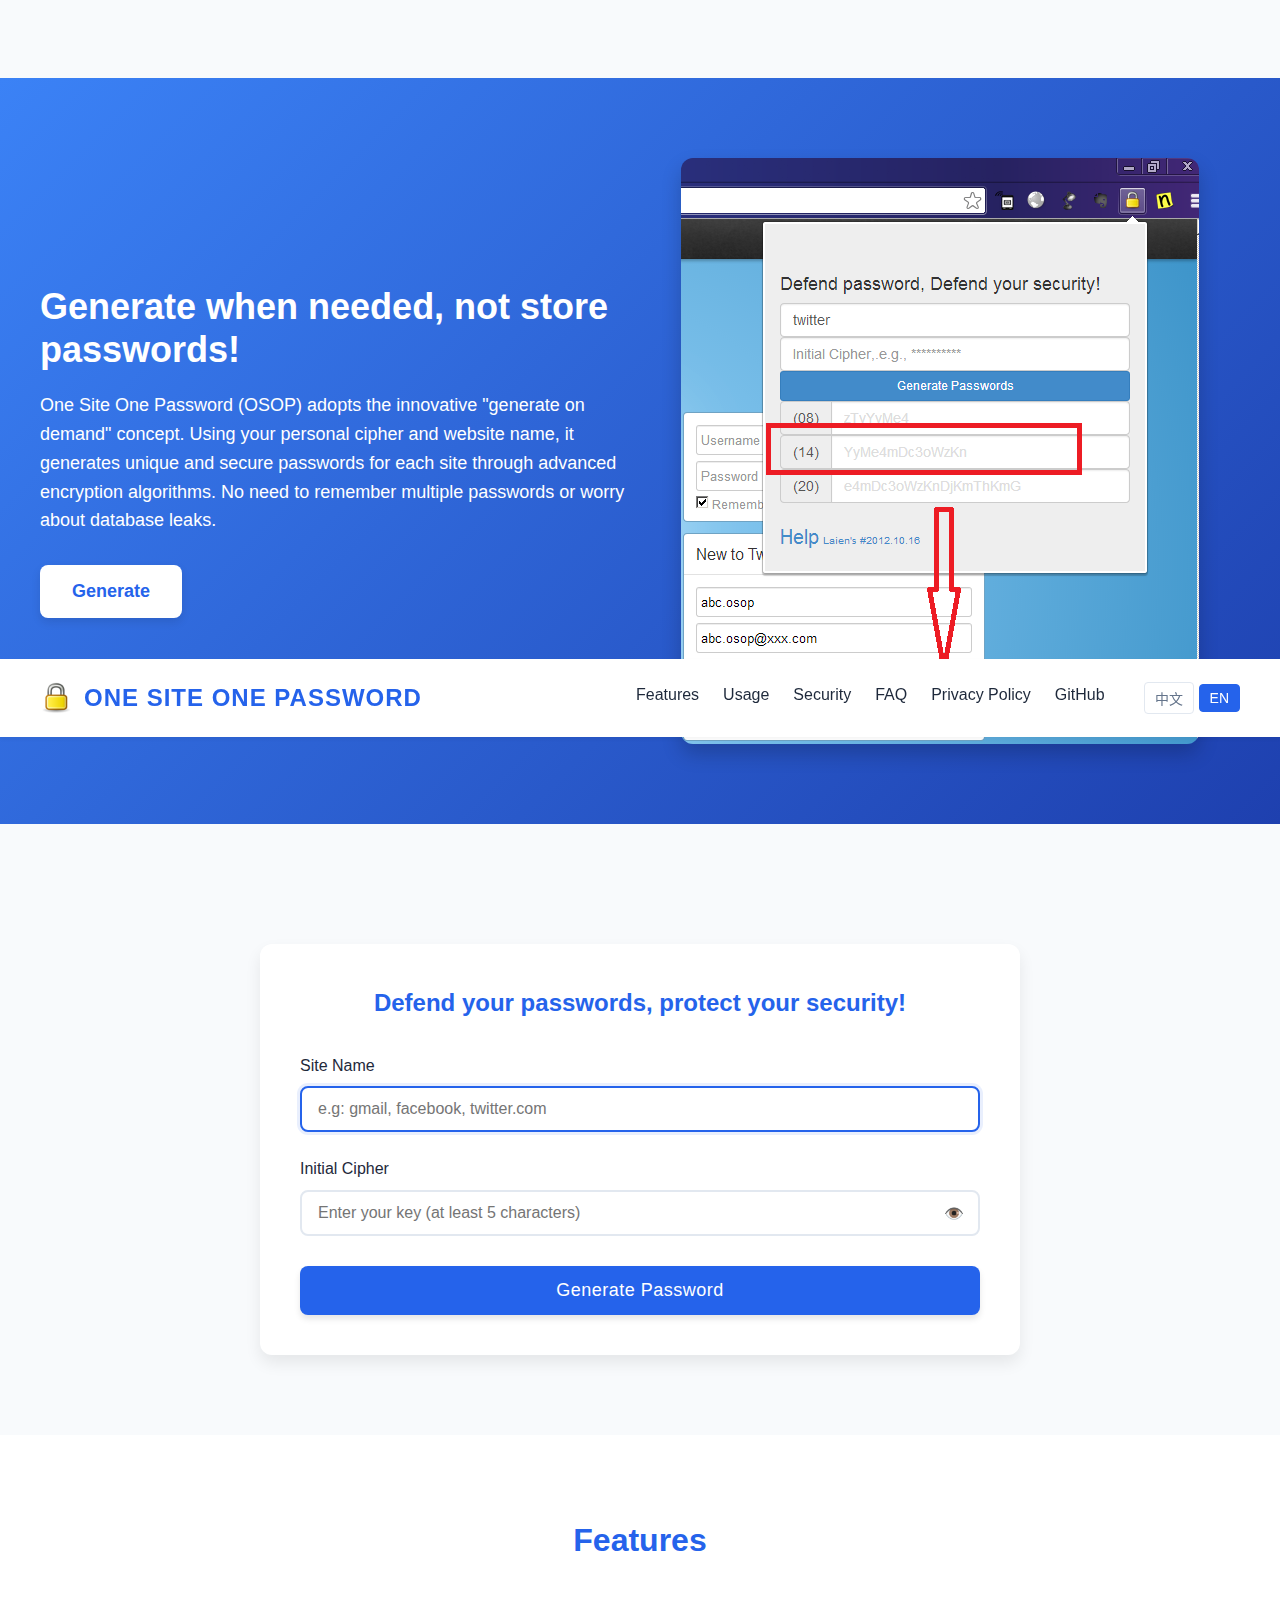
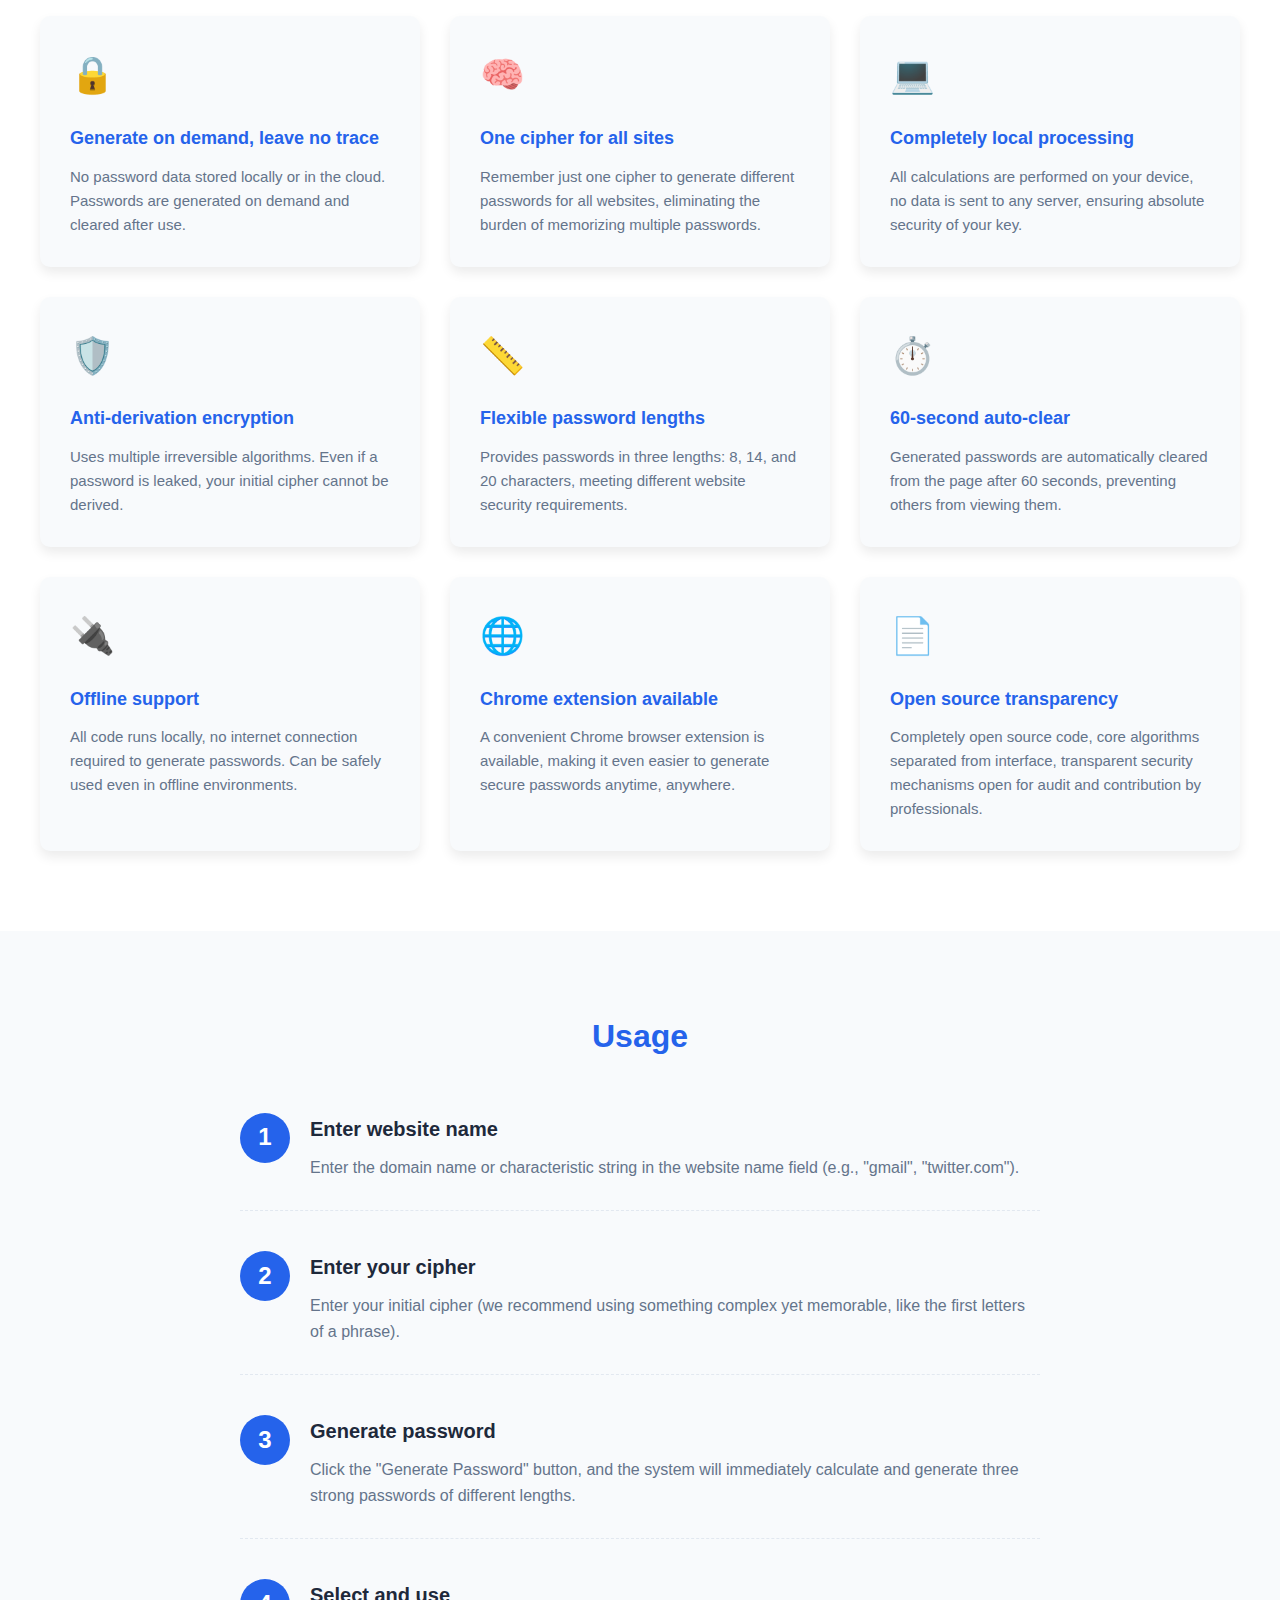
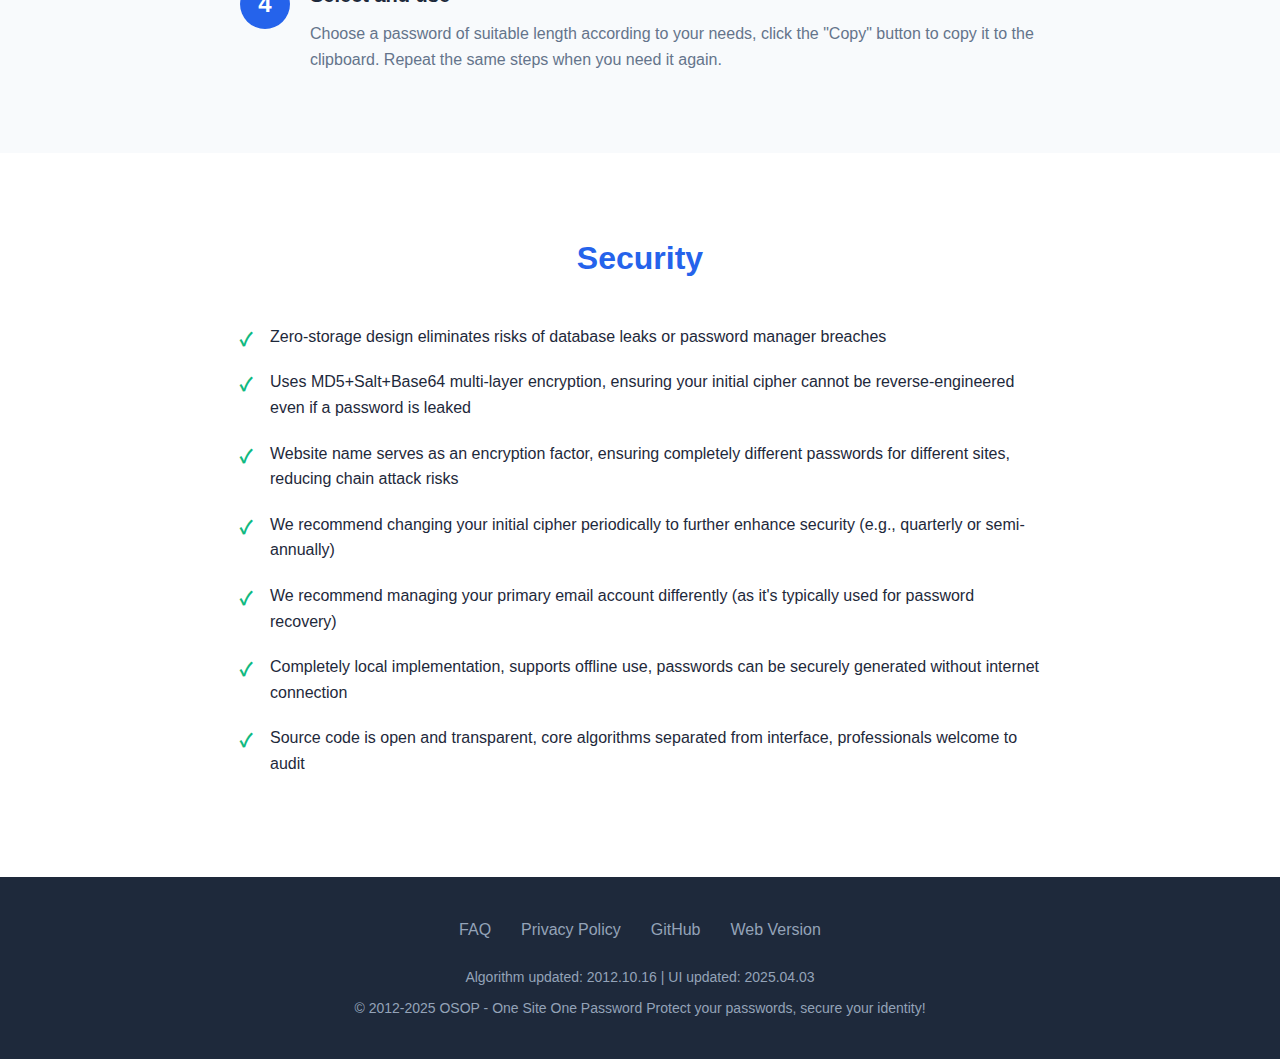
<file: docs/index.html>
<!DOCTYPE html>
<html lang="zh-CN">
<head>
  <meta charset="utf-8">
  <meta http-equiv="X-UA-Compatible" content="IE=edge">
  <meta name="viewport" content="width=device-width, initial-scale=1.0">
  <meta name="description" content="一站一密 - 用时生成安全密码，不留痕迹不怕泄露，为每个网站生成独立且安全的密码">
  <meta name="author" content="shadu{AT}foxmail.com">
  <link rel="shortcut icon" href="favicon.ico">

  <title>一站一密 - 为每个网站生成独立且安全的密码</title>

  <!-- 字体和样式 -->
  <link href="css/new/web.css" rel="stylesheet">
  <link href="css/new/faq.css" rel="stylesheet">

  <!-- JavaScript库 -->
  <script src="scripts/new/jquery-3.6.0.min.js"></script>
  <script>window.jQuery || document.write('<script src="https://code.jquery.com/jquery-3.6.0.min.js"><\/script>')</script>
  <script src="scripts/jquery.md5.js"></script>
  <script src="scripts/jquery.base64.js"></script>
  <script src="scripts/51pwd.crypt.js"></script>
  <script src="scripts/new/i18n.js"></script>
  <script src="scripts/new/web.js"></script>
</head>

<body>
  <header class="site-header">
    <div class="logo-container">
      <img src="images/lock-48.png" alt="OSOP Logo">
      <h1 data-i18n="app_name">一站一密</h1>
    </div>
    <nav class="main-nav">
      <a href="#features" data-i18n="nav_features">功能特点</a>
      <a href="#usage" data-i18n="nav_usage">使用方法</a>
      <a href="#security" data-i18n="nav_security">安全说明</a>
      <a href="faq.html" data-i18n="nav_faq">帮助中心</a>
      <a href="privacy.html" data-i18n="nav_privacy">隐私政策</a>
      <a href="https://github.com/wzfukui/osop-one-site-one-password" target="_blank">GitHub</a>
      <div class="language-switch">
        <button id="zh-btn" class="lang-btn active">中文</button>
        <button id="en-btn" class="lang-btn">EN</button>
      </div>
    </nav>
  </header>

  <section class="hero">
    <div class="hero-content">
      <h2 data-i18n="app_slogan">用时生成，而不是记忆存储</h2>
      <p data-i18n="hero_description">一站一密 (OSOP) 采用创新的"即时生成"理念，根据您的暗语和网站名称，通过先进的加密算法，为每个网站生成独立且安全的密码。无需记忆多个密码，无需担心数据库泄露，彻底摆脱密码管理的困扰。</p>
      <a href="#generator" class="cta-button" data-i18n="nav_generate">立即体验</a>
    </div>
    <div class="hero-image">
      <img src="images/osop-screen.png" alt="OSOP界面展示">
    </div>
  </section>

  <section id="generator" class="generator-section">
    <div class="card">
      <h2 data-i18n="generator_title">捍卫密码，捍卫安全！</h2>

      <div class="form-group">
        <label for="siteName" data-i18n="site_name">网站名称</label>
        <input id="siteName" type="text" placeholder="例如: gmail, facebook, weibo.com" data-i18n="site_name_placeholder" autocomplete="off">
      </div>
      
      <div class="form-group">
        <label for="myCipher" data-i18n="initial_cipher">初始暗语</label>
        <div class="password-input-container">
          <input id="myCipher" type="password" placeholder="输入您的密钥 (至少5个字符)" data-i18n="cipher_placeholder" autocomplete="off">
          <button id="togglePassword" type="button">
            <span class="eye-icon">👁️</span>
          </button>
        </div>
      </div>
      
      <button id="generateBtn" class="primary-btn" data-i18n="generate_btn">生成密码</button>

      <div id="result" class="result-section" style="display:none">
        
        <div class="result-group">
          <div class="result-label" data-i18n="short_password">短密码 (8位)</div>
          <div class="password-display">
            <input id="shortPassword" type="text" readonly>
            <button class="copy-btn" data-target="shortPassword" data-i18n="copy_btn">复制</button>
          </div>
        </div>
        
        <div class="result-group">
          <div class="result-label" data-i18n="medium_password">中密码 (14位)</div>
          <div class="password-display">
            <input id="mediumPassword" type="text" readonly>
            <button class="copy-btn" data-target="mediumPassword" data-i18n="copy_btn">复制</button>
          </div>
        </div>
        
        <div class="result-group">
          <div class="result-label" data-i18n="long_password">长密码 (20位)</div>
          <div class="password-display">
            <input id="longPassword" type="text" readonly>
            <button class="copy-btn" data-target="longPassword" data-i18n="copy_btn">复制</button>
          </div>
        </div>
        
        <div class="timer-container">
          <div class="timer-text" data-i18n="timer_text">密码将在 <span id="timer">60</span> 秒后自动清除</div>
          <div class="progress-bar">
            <div id="progressBar" class="progress"></div>
          </div>
        </div>
      </div>
    </div>
  </section>

  <section id="features" class="features-section">
    <h2 data-i18n="nav_features">功能特点</h2>
    <div class="features-grid">
      <div class="feature-card">
        <div class="feature-icon">🔒</div>
        <h3 data-i18n="feature_1_title">即时生成，不留痕迹</h3>
        <p data-i18n="feature_1_desc">不在本地或云端储存任何密码数据，每次需要时即时计算生成，用完即焚。</p>
      </div>
      
      <div class="feature-card">
        <div class="feature-icon">🧠</div>
        <h3 data-i18n="feature_2_title">一个暗语走天下</h3>
        <p data-i18n="feature_2_desc">只需记住一个初始暗语，告别密码记忆困扰，同时保证每个网站使用不同密码。</p>
      </div>
      
      <div class="feature-card">
        <div class="feature-icon">💻</div>
        <h3 data-i18n="feature_3_title">完全本地运算</h3>
        <p data-i18n="feature_3_desc">所有计算在您的设备上完成，不向任何服务器发送数据，保证您的密钥绝对安全。</p>
      </div>
      
      <div class="feature-card">
        <div class="feature-icon">🛡️</div>
        <h3 data-i18n="feature_4_title">抗推导加密算法</h3>
        <p data-i18n="feature_4_desc">采用多重不可逆算法，即使某网站密码泄露也无法推导出您的初始暗语。</p>
      </div>
      
      <div class="feature-card">
        <div class="feature-icon">📏</div>
        <h3 data-i18n="feature_5_title">灵活的密码长度</h3>
        <p data-i18n="feature_5_desc">同时提供8位、14位和20位三种长度密码，满足不同网站的安全策略要求。</p>
      </div>
      
      <div class="feature-card">
        <div class="feature-icon">⏱️</div>
        <h3 data-i18n="feature_6_title">60秒自动清除</h3>
        <p data-i18n="feature_6_desc">生成的密码60秒后自动从页面清除，防止他人窥视，提供额外安全保障。</p>
      </div>

      <div class="feature-card">
        <div class="feature-icon">🔌</div>
        <h3 data-i18n="feature_7_title">支持离线使用</h3>
        <p data-i18n="feature_7_desc">所有代码在本地执行，无需联网即可生成密码，即使在没有网络的环境中也能安全使用。</p>
      </div>
      
      <div class="feature-card">
        <div class="feature-icon">🌐</div>
        <h3 data-i18n="feature_8_title">Chrome插件支持</h3>
        <p data-i18n="feature_8_desc">提供便捷的Chrome浏览器扩展，使用更加简单，随时随地一键生成安全密码。</p>
      </div>
      
      <div class="feature-card">
        <div class="feature-icon">📄</div>
        <h3 data-i18n="feature_9_title">开源透明</h3>
        <p data-i18n="feature_9_desc">代码完全开源，核心算法与界面分离，安全机制透明可查，欢迎专业人士审计和贡献。</p>
      </div>
    </div>
  </section>

  <section id="usage" class="usage-section">
    <h2 data-i18n="nav_usage">使用方法</h2>
    <div class="usage-steps">
      <div class="step">
        <div class="step-number">1</div>
        <div class="step-content">
          <h3 data-i18n="step_1_title">输入网站名称</h3>
          <p data-i18n="step_1_desc">在网站名称输入框中填写域名或特征字符（如 "gmail"、"weibo.com"）。</p>
        </div>
      </div>
      
      <div class="step">
        <div class="step-number">2</div>
        <div class="step-content">
          <h3 data-i18n="step_2_title">输入初始暗语</h3>
          <p data-i18n="step_2_desc">输入您的初始暗语（建议使用一个复杂但容易记忆的短语，如一句话的首字母组合）。</p>
        </div>
      </div>
      
      <div class="step">
        <div class="step-number">3</div>
        <div class="step-content">
          <h3 data-i18n="step_3_title">生成密码</h3>
          <p data-i18n="step_3_desc">点击"生成密码"按钮，系统会立即计算并生成三种不同长度的强密码。</p>
        </div>
      </div>
      
      <div class="step">
        <div class="step-number">4</div>
        <div class="step-content">
          <h3 data-i18n="step_4_title">选择并使用</h3>
          <p data-i18n="step_4_desc">根据需要选择合适长度的密码，点击"复制"按钮复制到剪贴板使用。下次需要时重复相同步骤即可。</p>
        </div>
      </div>
    </div>
  </section>

  <section id="security" class="security-section">
    <h2 data-i18n="nav_security">安全说明</h2>
    <div class="security-content">
      <ul class="security-list">
        <li data-i18n="security_1">完全无存储设计，杜绝数据库泄露风险，甚至密码管理器被黑客入侵的风险</li>
        <li data-i18n="security_2">采用MD5+Salt+Base64多重加密，确保即使单个密码泄露也无法反推您的初始暗语</li>
        <li data-i18n="security_3">网站名称作为加密因子，保证不同网站生成完全不同的密码，降低连锁攻击风险</li>
        <li data-i18n="security_4">建议定期更换初始暗语，进一步提高安全性（比如每季度或半年更换一次）</li>
        <li data-i18n="security_5">主要电子邮件账号建议使用其他方式管理（因为通常用于密码找回）</li>
        <li data-i18n="security_6">完全本地实现，支持离线使用，不联网也可安全生成密码</li>
        <li data-i18n="security_7">源代码公开透明，核心算法与界面分离，欢迎专业人士审计</li>
      </ul>
    </div>
  </section>

  <footer class="site-footer">
    <div class="footer-links">
      <a href="faq.html" data-i18n="nav_faq">帮助中心</a>
      <a href="privacy.html" data-i18n="nav_privacy">隐私政策</a>
      <a href="https://github.com/wzfukui/osop-one-site-one-password" target="_blank">GitHub</a>
      <a href="http://www.51pwd.com" target="_blank" data-i18n="footer_web">网页版</a>
    </div>
    <div class="footer-copyright">
      <p data-i18n="update_info">算法更新时间: 2012.10.16 | UI更新时间: 2025.04.03</p>
      <p data-i18n="footer_copyright">© 2012-2025 OSOP - 一站一密 捍卫密码，捍卫安全！</p>
    </div>
  </footer>

  <script>
    $(document).ready(function() {
      // 初始化i18n
      const currentLang = OSOP_i18n.loadLanguagePreference();
      OSOP_i18n.updatePageText();
      
      // 更新语言按钮状态
      function updateLangButtons() {
        if (OSOP_i18n.currentLanguage === 'zh') {
          $('#zh-btn').addClass('active');
          $('#en-btn').removeClass('active');
        } else {
          $('#zh-btn').removeClass('active');
          $('#en-btn').addClass('active');
        }
      }
      
      updateLangButtons();
      
      // 语言切换事件
      $('#zh-btn').on('click', function() {
        if (OSOP_i18n.switchLanguage('zh')) {
          updateLangButtons();
        }
      });
      
      $('#en-btn').on('click', function() {
        if (OSOP_i18n.switchLanguage('en')) {
          updateLangButtons();
        }
      });
    });
  </script>
</body>
</html>
</file>
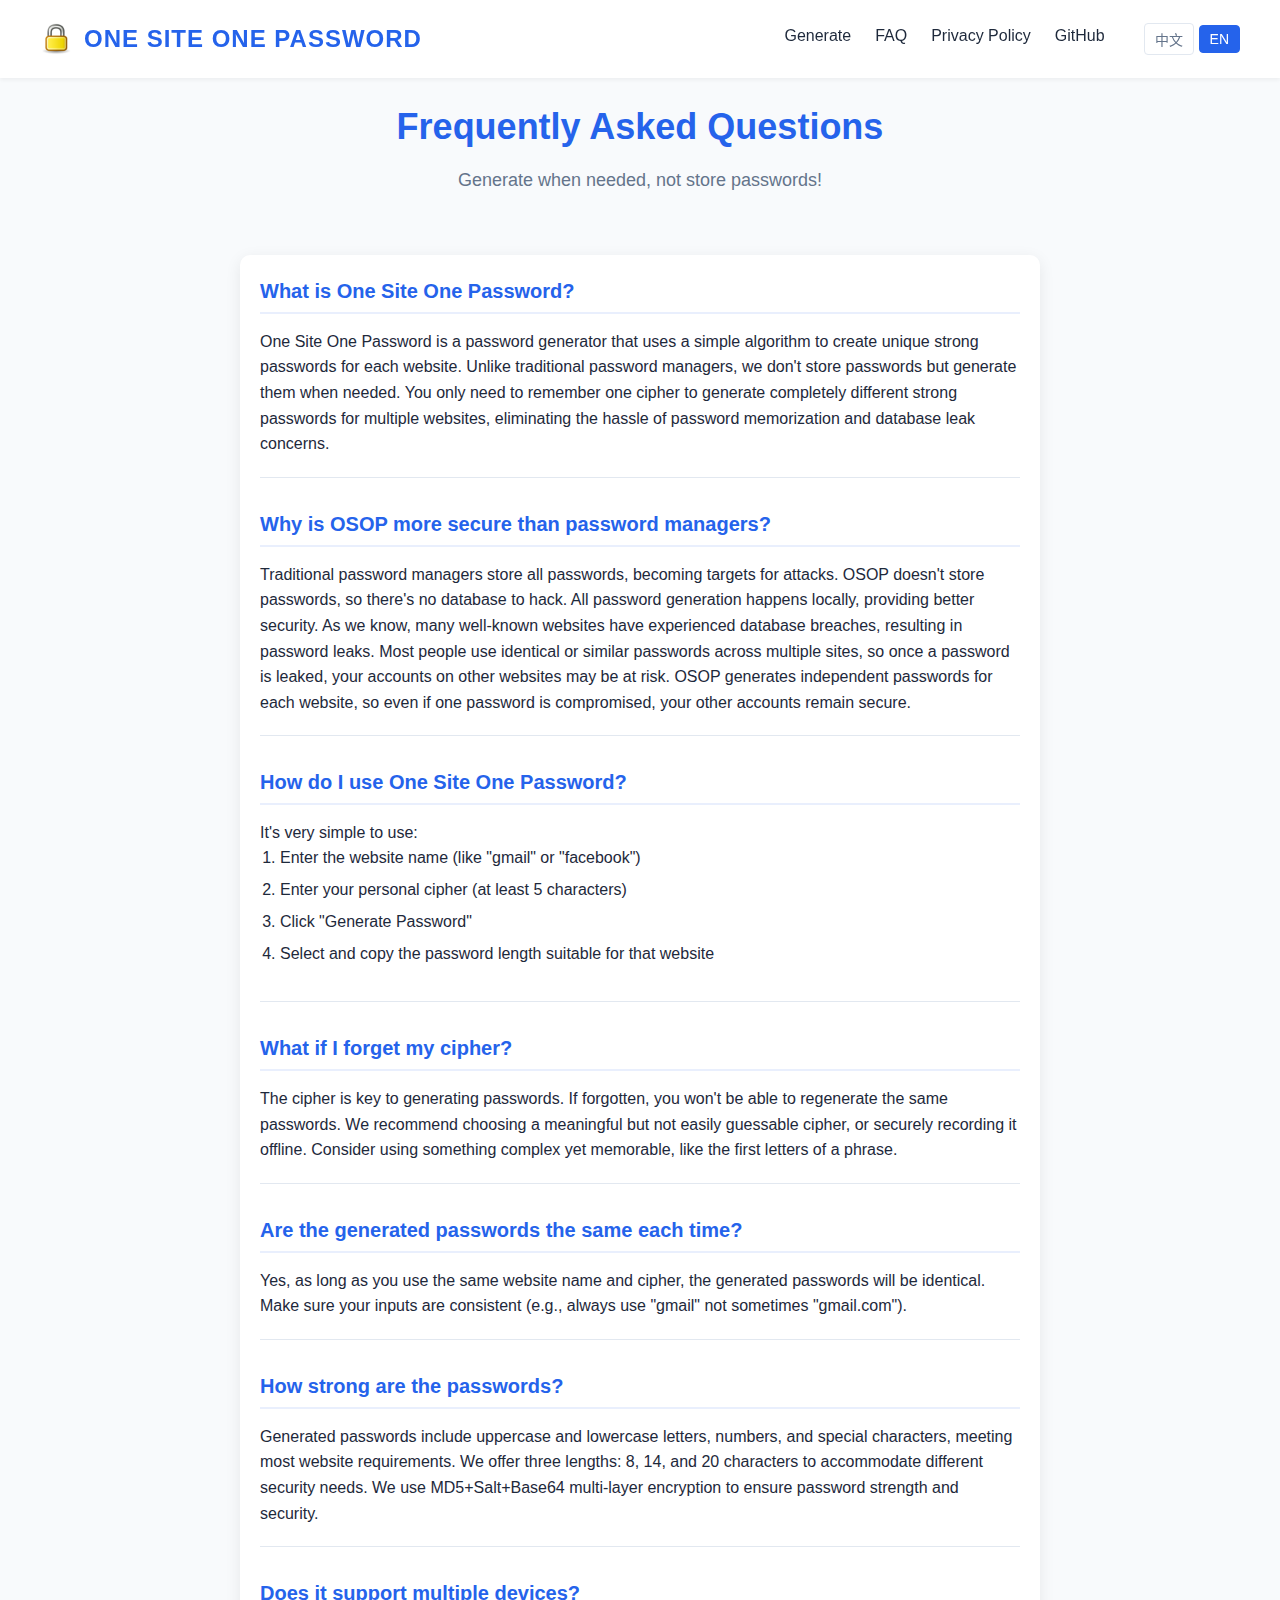
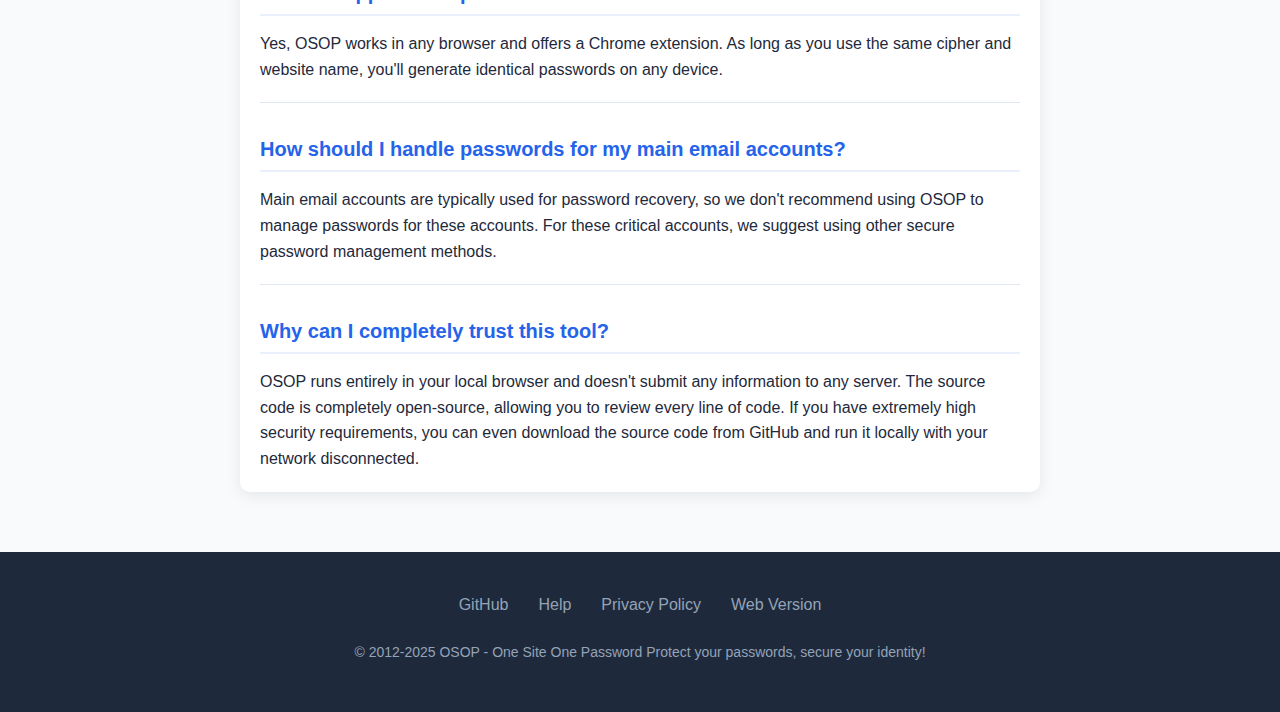
<file: docs/faq.html>
<!DOCTYPE html>
<html lang="zh-CN">
<head>
  <meta charset="utf-8">
  <meta name="viewport" content="width=device-width, initial-scale=1.0">
  <title>一站一密 - 常见问题</title>
  <link href="css/new/web.css" rel="stylesheet">
  <link href="css/new/faq.css" rel="stylesheet">
</head>
<body>
  <header class="site-header">
    <div class="logo-container">
      <img src="images/lock-48.png" alt="OSOP Logo">
      <h1 data-i18n="app_name">一站一密</h1>
    </div>
    <nav class="main-nav">
      <a href="index.html" data-i18n="nav_generate">生成密码</a>
      <a href="faq.html" class="active" data-i18n="nav_faq">帮助中心</a>
      <a href="privacy.html" data-i18n="nav_privacy">隐私政策</a>
      <a href="https://github.com/wzfukui/osop-one-site-one-password" target="_blank">GitHub</a>
      <div class="language-switch">
        <button id="zh-btn" class="lang-btn active">中文</button>
        <button id="en-btn" class="lang-btn">EN</button>
      </div>
    </nav>
  </header>

  <main class="content-container">
    <div class="faq-header">
      <h2 data-i18n="faq_title">常见问题</h2>
      <p data-i18n="app_slogan">用时生成，而不是存储密码！</p>
    </div>

    <div class="faq-content">
      <div class="faq-section">
        <h3 data-i18n="faq_q1">什么是一站一密？</h3>
        <div class="faq-answer">
          <p data-i18n="faq_a1">一站一密是一个密码生成器，它使用简单算法为每个网站生成唯一的强密码。与传统密码管理不同，我们不存储密码，而是在需要时生成。</p>
        </div>
      </div>
      
      <div class="faq-section">
        <h3 data-i18n="faq_q2">为什么一站一密比密码管理更安全？</h3>
        <div class="faq-answer">
          <p data-i18n="faq_a2">传统密码管理器存储所有密码，成为攻击目标。一站一密不存储密码，没有数据库可被黑。所有密码生成在本地完成，提供更高安全性。</p>
        </div>
      </div>
      
      <div class="faq-section">
        <h3 data-i18n="faq_q3">如何使用一站一密？</h3>
        <div class="faq-answer" data-i18n="faq_a3">
          <p>使用非常简单:</p>
          <ol>
            <li>输入网站名称（如"gmail"或"facebook"）</li>
            <li>输入您的个人暗语（至少5个字符）</li>
            <li>点击"生成密码"</li>
            <li>选择并复制适合该网站的密码长度</li>
          </ol>
        </div>
      </div>
      
      <div class="faq-section">
        <h3 data-i18n="faq_q4">忘记暗语怎么办？</h3>
        <div class="faq-answer">
          <p data-i18n="faq_a4">暗语是生成密码的关键。如果忘记，将无法重新生成相同密码。建议选择一个有意义但不易被猜到的暗语，或将其安全记录在离线介质上。</p>
        </div>
      </div>
      
      <div class="faq-section">
        <h3 data-i18n="faq_q5">每次生成的密码是否相同？</h3>
        <div class="faq-answer">
          <p data-i18n="faq_a5">是的，只要使用相同的网站名称和暗语，生成的密码一定相同。请确保输入一致（如总是使用"gmail"而非有时"gmail.com"）。</p>
        </div>
      </div>
      
      <div class="faq-section">
        <h3 data-i18n="faq_q6">密码强度如何？</h3>
        <div class="faq-answer">
          <p data-i18n="faq_a6">生成的密码包含大小写字母、数字和特殊字符，符合大多数网站要求。提供8位、14位和20位三种长度选择，适应不同安全需求。</p>
        </div>
      </div>
      
      <div class="faq-section">
        <h3 data-i18n="faq_q7">是否支持多种设备？</h3>
        <div class="faq-answer">
          <p data-i18n="faq_a7">是的，一站一密可在任何浏览器中使用，同时提供Chrome扩展版本。只要使用相同的暗语和网站名，在任何设备上都能生成相同的密码。</p>
        </div>
      </div>
      
      <div class="faq-section">
        <h3 data-i18n="faq_q8">如何处理主要电子邮件账号的密码？</h3>
        <div class="faq-answer">
          <p data-i18n="faq_a8">主要电子邮件账号通常用于密码找回，因此我们不建议使用一站一密来管理这些账号的密码。对于这些关键账号，建议使用其他安全的密码管理方式。</p>
        </div>
      </div>
      
      <div class="faq-section">
        <h3 data-i18n="faq_q9">为什么我可以完全信任这个工具？</h3>
        <div class="faq-answer">
          <p data-i18n="faq_a9">一站一密完全在您的本地浏览器中运行，不向任何服务器提交信息。源代码完全开源，您可以审查每一行代码。如果对安全性有极高要求，您甚至可以从GitHub下载源代码，断开网络后在本地运行。</p>
        </div>
      </div>
    </div>
  </main>

  <footer class="site-footer">
    <div class="footer-links">
      <a href="https://github.com/wzfukui/osop-one-site-one-password" target="_blank" data-i18n="footer_github">GitHub</a>
      <a href="faq.html" data-i18n="footer_help">帮助</a>
      <a href="privacy.html" data-i18n="nav_privacy">隐私政策</a>
      <a href="http://www.51pwd.com" target="_blank" data-i18n="footer_web">网页版</a>
    </div>
    <div class="footer-copyright">
      <p data-i18n="footer_copyright">© 2012-2025 OSOP - 一站一密 捍卫密码，捍卫安全！</p>
    </div>
  </footer>

  <script src="scripts/new/jquery-3.6.0.min.js"></script>
  <script>window.jQuery || document.write('<script src="scripts/new/jquery-3.6.0.min.js"><\/script>')</script>
  <script src="scripts/new/i18n.js"></script>
  <script>
    $(document).ready(function() {
      // 初始化语言
      const currentLang = OSOP_i18n.loadLanguagePreference();
      
      // 更新语言按钮状态
      function updateLangButtons() {
        if (OSOP_i18n.currentLanguage === 'zh') {
          $('#zh-btn').addClass('active');
          $('#en-btn').removeClass('active');
        } else {
          $('#zh-btn').removeClass('active');
          $('#en-btn').addClass('active');
        }
      }
      
      // 更新页面文本
      OSOP_i18n.updatePageText();
      updateLangButtons();
      
      // 语言切换事件
      $('#zh-btn').on('click', function() {
        if (OSOP_i18n.switchLanguage('zh')) {
          updateLangButtons();
        }
      });
      
      $('#en-btn').on('click', function() {
        if (OSOP_i18n.switchLanguage('en')) {
          updateLangButtons();
        }
      });
    });
  </script>
</body>
</html>
</file>
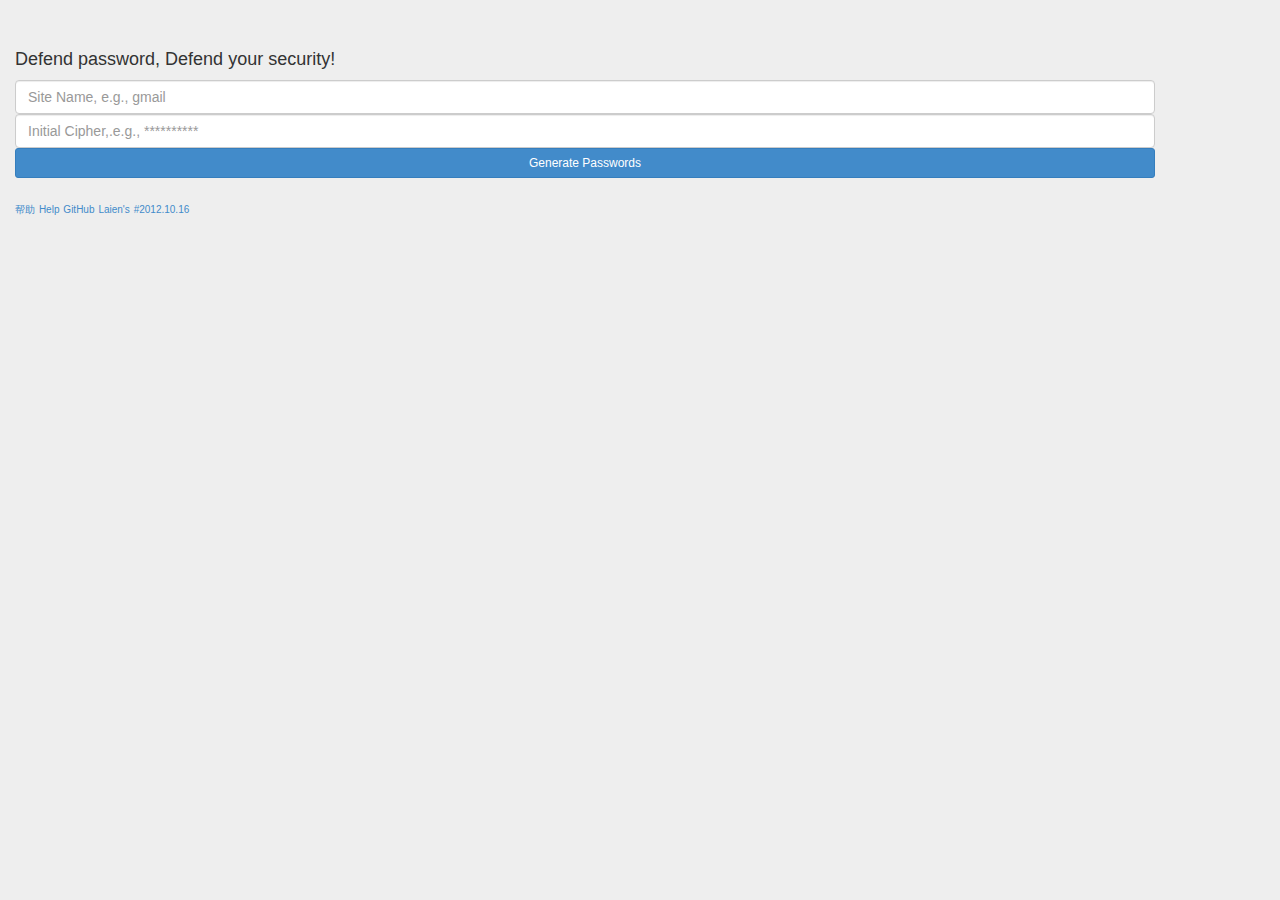
<file: docs/main.html>
<!DOCTYPE html>
<html lang="en">
  <head>
    <meta charset="utf-8">
    <meta http-equiv="X-UA-Compatible" content="IE=edge">
    <meta name="viewport" content="width=device-width, initial-scale=1.0">
    <meta name="description" content="Generate a unique and independent password for each login site">
    <meta name="author" content="shadu{AT}foxmail.com">
    <link rel="shortcut icon" href="favicon.ico">

    <title>one site one password, protect your passwords  -- www.51pwd.com</title>

    <!-- Bootstrap core CSS -->
    <link href="bootstrap/css/bootstrap.css" rel="stylesheet">

    <!-- Custom styles for this template -->
    <link href="css/css.css" rel="stylesheet">

    <!-- Just for debugging purposes. Don't actually copy this line! -->
    <!--[if lt IE 9]><script src="scripts/ie8-responsive-file-warning.js"></script><![endif]-->

    <!-- HTML5 shim and Respond.js IE8 support of HTML5 elements and media queries -->
    <!--[if lt IE 9]>
      <script src="https://oss.maxcdn.com/libs/html5shiv/3.7.0/html5shiv.js"></script>
      <script src="https://oss.maxcdn.com/libs/respond.js/1.3.0/respond.min.js"></script>
    <![endif]-->

    <script type="text/javascript" src="scripts/jquery-1.8.2.min.js"></script> 
    <script type="text/javascript" src="scripts/jquery.md5.js"></script>
    <script type="text/javascript" src="scripts/jquery.base64.js"></script>
    <script type="text/javascript" src="scripts/51pwd.crypt.js"></script>
    <script type="text/javascript" src="scripts/51pwd.js"></script>
  </head>
  <body>
    <div class="content">
    <div class="container">
        <H4>Defend password, Defend your security!</H4>
        <input id="ID_SITENAME" type="text" class="form-control" placeholder="Site Name, e.g., gmail">
        <input id ="ID_MYCIPHER" type="password" class="form-control" placeholder="Initial Cipher,.e.g., **********" >
        <button id="ID_FUCK" class="btn btn-primary btn-sm btn-block" type="submit">Generate Passwords</button>
    </div> <!-- /container -->
    <div class="container" id="ID_RESULT" style="display:none">
        <div class="input-group">
          <span class="input-group-addon">(08)</span>
          <input id="ID_S" type="text" class="form-control hidden-pwd" value=""/>
        </div>
        <div class="input-group">
          <span class="input-group-addon ">(14)</span>
          <input id="ID_M" type="text" class="form-control hidden-pwd" value=""/>
        </div>
        <div class="input-group">
          <span class="input-group-addon">(20)</span>
          <input id="ID_L" type="text" class="form-control hidden-pwd" value=""/>
        </div>

    </div><!-- /container -->
    <div id="footer" class="container">
      <div id="altnav">
              <br/>
        <A HREF="faq-cn.html" STYLE="font-size:10px;">帮助</A>
		<A HREF="faq-en.html" STYLE="font-size:10px;">Help</A>
        <A HREF="https://github.com/wzfukui/osop-one-site-one-password"  style="font-size:10px;" target="_new">GitHub</A>
          <A HREF="http://i.isclab.org" title="http://i.isclab.org" style="font-size:10px;" target="_new">Laien's</A>
              <A style="font-size:10px;" title="Algorithm updated time">#2012.10.16</A>
          <SPAN STYLE="font-size:10px;">
          </SPAN>
        </div>
    </div>
</div>
    <!-- Bootstrap core JavaScript
    ================================================== -->
    <!-- Placed at the end of the document so the pages load faster -->
  </body>
</html>
</file>
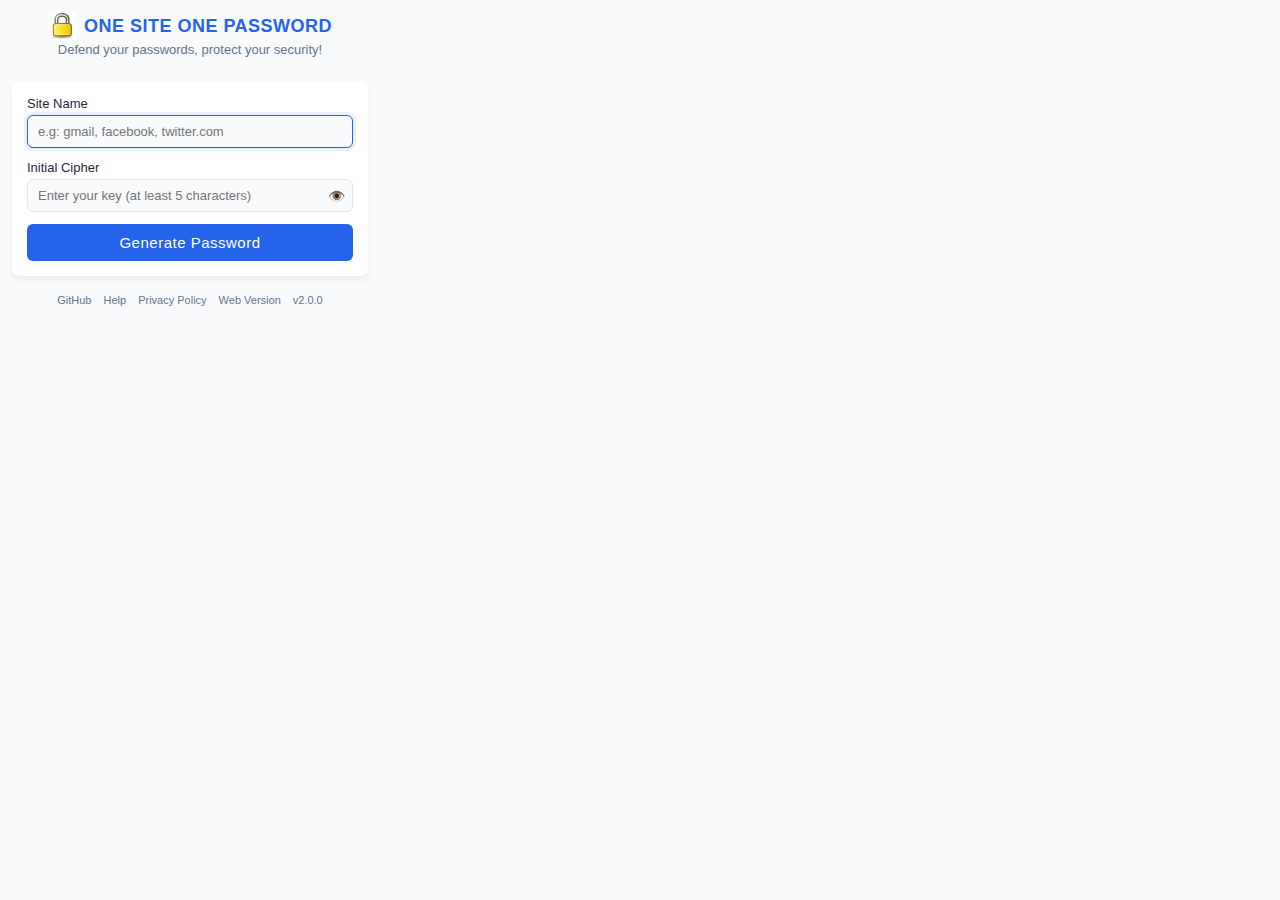
<file: docs/popup.html>
<!DOCTYPE html>
<html lang="zh-CN">
<head>
  <meta charset="utf-8">
  <meta name="viewport" content="width=device-width, initial-scale=1.0">
  <title>一站一密 - 用时生成而不是记忆存储的密码生成器</title>
  <link href="css/new/popup.css" rel="stylesheet">
</head>
<body>
  <div class="container">
    <div class="header">
      <div class="logo">
        <img src="images/lock-48.png" alt="OSOP Logo">
        <h1 data-i18n="app_name">一站一密</h1>
      </div>
      <div class="subtitle" data-i18n="generator_title">捍卫密码，捍卫安全！</div>
    </div>

    <div class="main-content">
      <div class="input-group">
        <label for="siteName" data-i18n="site_name">网站名称</label>
        <input id="siteName" type="text" placeholder="例如: gmail, facebook, weibo.com" data-i18n="site_name_placeholder" autocomplete="off">
      </div>
      
      <div class="input-group">
        <label for="myCipher" data-i18n="initial_cipher">初始暗语</label>
        <div class="cipher-input-container">
          <input id="myCipher" type="password" placeholder="输入您的密钥 (至少5个字符)" data-i18n="cipher_placeholder" autocomplete="off">
          <button id="togglePassword" type="button">
            <span class="eye-icon">👁️</span>
          </button>
        </div>
      </div>
      
      <button id="generateBtn" class="primary-btn" data-i18n="generate_btn">生成密码</button>
    </div>

    <div id="result" class="result-section" style="display:none">
      <div class="password-grid">
        <div class="result-group">
          <div class="result-label" data-i18n="short_password">短密码 (8位)</div>
          <div class="password-display">
            <input id="shortPassword" type="text" readonly>
            <button class="copy-btn" data-target="shortPassword" data-i18n="copy_btn">复制</button>
          </div>
        </div>
        
        <div class="result-group">
          <div class="result-label" data-i18n="medium_password">中密码 (14位)</div>
          <div class="password-display">
            <input id="mediumPassword" type="text" readonly>
            <button class="copy-btn" data-target="mediumPassword" data-i18n="copy_btn">复制</button>
          </div>
        </div>
        
        <div class="result-group">
          <div class="result-label" data-i18n="long_password">长密码 (20位)</div>
          <div class="password-display">
            <input id="longPassword" type="text" readonly>
            <button class="copy-btn" data-target="longPassword" data-i18n="copy_btn">复制</button>
          </div>
        </div>
      </div>
      
      <div class="timer-container">
        <div class="timer-text" data-i18n="timer_text">密码将在 <span id="timer">60</span> 秒后自动清除</div>
        <div class="progress-bar">
          <div id="progressBar" class="progress"></div>
        </div>
      </div>
    </div>

    <div class="footer">
      <a href="https://github.com/wzfukui/osop-one-site-one-password" target="_blank" data-i18n="footer_github">GitHub</a>
      <a href="faq.html" target="_blank" data-i18n="footer_help">帮助</a>
      <a href="privacy.html" target="_blank" data-i18n="nav_privacy">隐私政策</a>
      <a href="http://www.51pwd.com" target="_blank" data-i18n="footer_web">网页版</a>
      <span class="version">v2.0.0</span>
    </div>
  </div>

  <script src="scripts/new/jquery-3.6.0.min.js"></script>
  <script>window.jQuery || document.write('<script src="scripts/new/jquery-3.6.0.min.js"><\/script>')</script>
  <script src="scripts/new/i18n.js"></script>
  <script src="scripts/jquery.md5.js"></script>
  <script src="scripts/jquery.base64.js"></script>
  <script src="scripts/51pwd.crypt.js"></script>
  <script src="scripts/new/popup.js"></script>
</body>
</html>
</file>
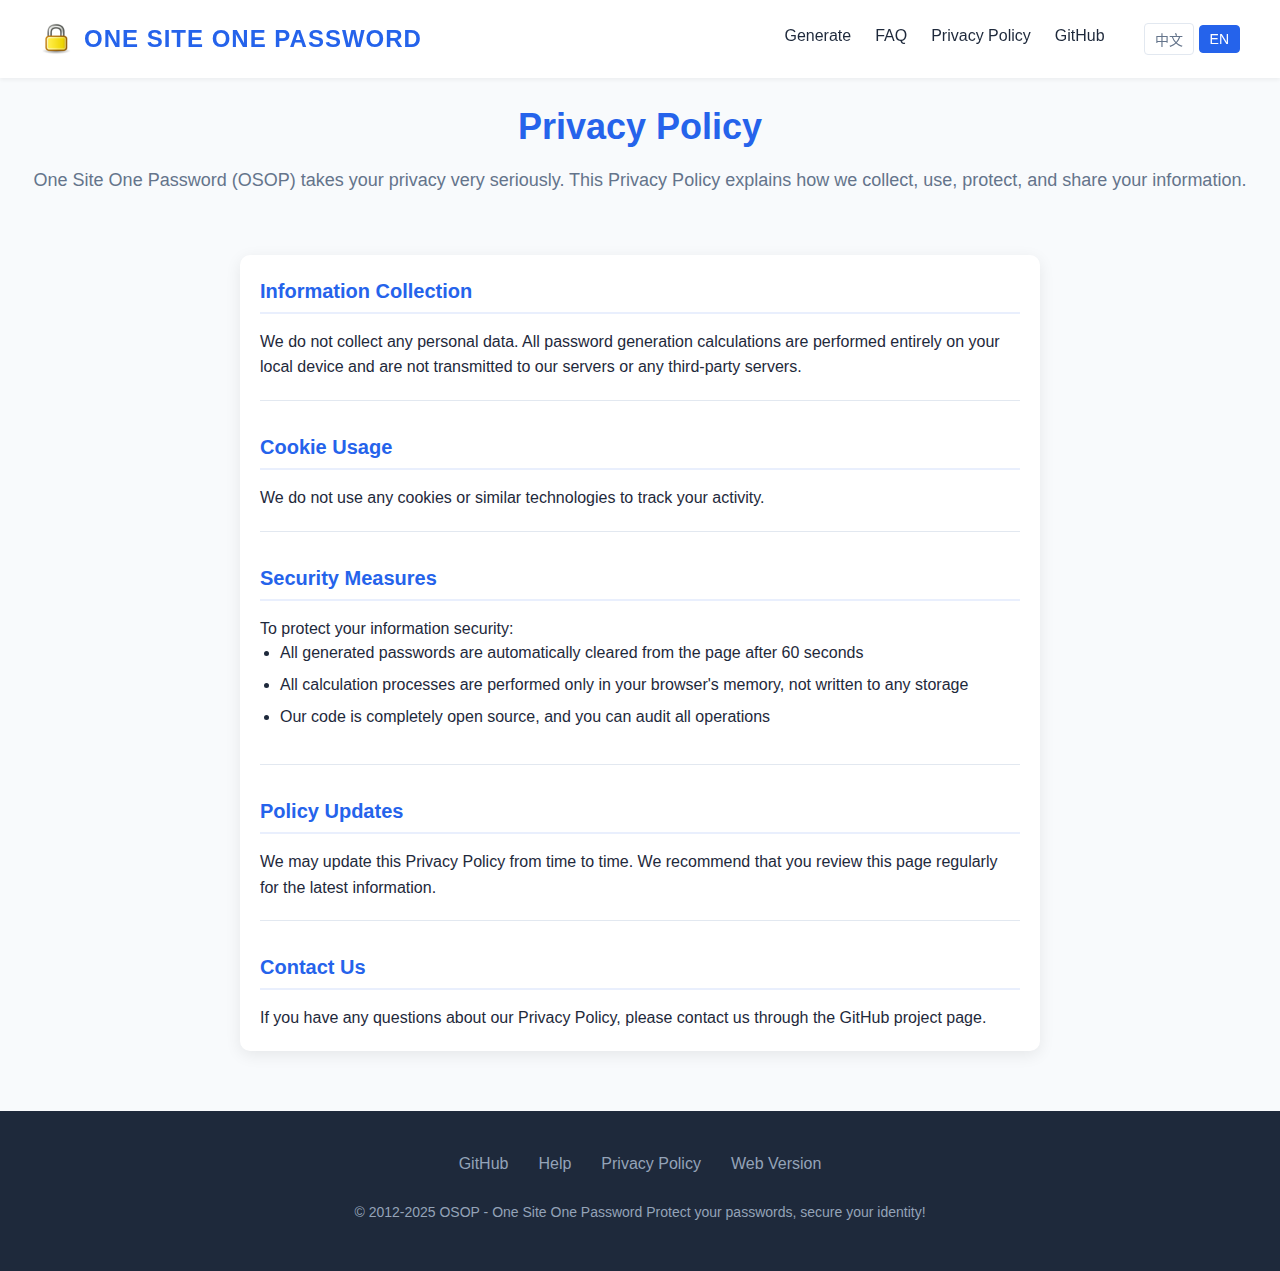
<file: docs/privacy.html>
<!DOCTYPE html>
<html lang="zh-CN">
<head>
  <meta charset="utf-8">
  <meta name="viewport" content="width=device-width, initial-scale=1.0">
  <title>一站一密 - 隐私政策</title>
  <link href="css/new/web.css" rel="stylesheet">
  <link href="css/new/faq.css" rel="stylesheet">
</head>
<body>
  <header class="site-header">
    <div class="logo-container">
      <img src="images/lock-48.png" alt="OSOP Logo">
      <h1 data-i18n="app_name">一站一密</h1>
    </div>
    <nav class="main-nav">
      <a href="index.html" data-i18n="nav_generate">生成密码</a>
      <a href="faq.html" data-i18n="nav_faq">帮助中心</a>
      <a href="privacy.html" class="active" data-i18n="nav_privacy">隐私政策</a>
      <a href="https://github.com/wzfukui/osop-one-site-one-password" target="_blank">GitHub</a>
      <div class="language-switch">
        <button id="zh-btn" class="lang-btn active">中文</button>
        <button id="en-btn" class="lang-btn">EN</button>
      </div>
    </nav>
  </header>

  <main class="content-container">
    <div class="faq-header">
      <h2 data-i18n="privacy_title">隐私政策</h2>
      <p data-i18n="privacy_intro">一站一密（OSOP）非常重视您的隐私保护。本隐私政策说明我们如何收集、使用、保护和共享您的信息。</p>
    </div>

    <div class="faq-content">
      <div class="faq-section">
        <h3 data-i18n="privacy_collect_title">信息收集</h3>
        <div class="faq-answer">
          <p data-i18n="privacy_collect_content">我们不收集任何个人数据。所有密码生成计算完全在您的本地设备上进行，不会传输到我们的服务器或任何第三方服务器。</p>
        </div>
      </div>
      
      <div class="faq-section">
        <h3 data-i18n="privacy_cookies_title">Cookie使用</h3>
        <div class="faq-answer">
          <p data-i18n="privacy_cookies_content">我们不使用任何Cookie或类似技术来跟踪您的活动。</p>
        </div>
      </div>
      
      <div class="faq-section">
        <h3 data-i18n="privacy_security_title">安全措施</h3>
        <div class="faq-answer" data-i18n="privacy_security_content">
          <p>为保护您的信息安全：</p>
          <ul>
            <li>所有生成的密码在60秒后自动从页面清除</li>
            <li>所有计算过程仅在您的浏览器内存中进行，不写入任何存储</li>
            <li>我们的代码完全开源，您可以审计所有操作</li>
          </ul>
        </div>
      </div>
      
      <div class="faq-section">
        <h3 data-i18n="privacy_updates_title">政策更新</h3>
        <div class="faq-answer">
          <p data-i18n="privacy_updates_content">我们可能会不时更新本隐私政策。建议您定期查看本页面以获取最新信息。</p>
        </div>
      </div>
      
      <div class="faq-section">
        <h3 data-i18n="privacy_contact_title">联系我们</h3>
        <div class="faq-answer">
          <p data-i18n="privacy_contact_content">如果您对我们的隐私政策有任何疑问，请通过GitHub项目页面联系我们。</p>
        </div>
      </div>
    </div>
  </main>

  <footer class="site-footer">
    <div class="footer-links">
      <a href="https://github.com/wzfukui/osop-one-site-one-password" target="_blank" data-i18n="footer_github">GitHub</a>
      <a href="faq.html" data-i18n="footer_help">帮助</a>
      <a href="privacy.html" data-i18n="nav_privacy">隐私政策</a>
      <a href="http://www.51pwd.com" target="_blank" data-i18n="footer_web">网页版</a>
    </div>
    <div class="footer-copyright">
      <p data-i18n="footer_copyright">© 2012-2024 OSOP - 一站一密 捍卫密码，捍卫安全！</p>
    </div>
  </footer>

  <script src="scripts/new/jquery-3.6.0.min.js"></script>
  <script>window.jQuery || document.write('<script src="scripts/new/jquery-3.6.0.min.js"><\/script>')</script>
  <script src="scripts/new/i18n.js"></script>
  <script>
    $(document).ready(function() {
      // 初始化语言
      const currentLang = OSOP_i18n.loadLanguagePreference();
      
      // 更新语言按钮状态
      function updateLangButtons() {
        if (OSOP_i18n.currentLanguage === 'zh') {
          $('#zh-btn').addClass('active');
          $('#en-btn').removeClass('active');
        } else {
          $('#zh-btn').removeClass('active');
          $('#en-btn').addClass('active');
        }
      }
      
      // 更新页面文本
      OSOP_i18n.updatePageText();
      updateLangButtons();
      
      // 语言切换事件
      $('#zh-btn').on('click', function() {
        if (OSOP_i18n.switchLanguage('zh')) {
          updateLangButtons();
        }
      });
      
      $('#en-btn').on('click', function() {
        if (OSOP_i18n.switchLanguage('en')) {
          updateLangButtons();
        }
      });
    });
  </script>
</body>
</html>
</file>
<file: docs/css/new/web.css>
:root {
  --primary-color: #2563eb;
  --primary-dark: #1d4ed8;
  --secondary-color: #10b981;
  --bg-color: #f8fafc;
  --dark-bg: #1e293b;
  --card-bg: #ffffff;
  --text-color: #1e293b;
  --text-light: #64748b;
  --border-color: #e2e8f0;
  --danger: #ef4444;
  --warning: #f59e0b;
  --success: #10b981;
  --section-padding: 80px 20px;
}

* {
  margin: 0;
  padding: 0;
  box-sizing: border-box;
}

body {
  font-family: -apple-system, BlinkMacSystemFont, "Segoe UI", Roboto, Helvetica, Arial, sans-serif;
  background-color: var(--bg-color);
  color: var(--text-color);
  line-height: 1.6;
}

/* 顶部导航 */
.site-header {
  display: flex;
  justify-content: space-between;
  align-items: center;
  padding: 20px 40px;
  background-color: var(--card-bg);
  box-shadow: 0 2px 4px rgba(0, 0, 0, 0.05);
  position: sticky;
  top: 0;
  z-index: 100;
}

.logo-container {
  display: flex;
  align-items: center;
  gap: 12px;
}

.logo-container img {
  width: 32px;
  height: 32px;
}

.logo-container h1 {
  font-family: -apple-system, BlinkMacSystemFont, "Segoe UI", Roboto, Helvetica, Arial, sans-serif;
  font-size: 24px;
  color: var(--primary-color);
  margin: 0;
  text-transform: uppercase;
  letter-spacing: 1px;
}

.main-nav {
  display: flex;
  gap: 24px;
}

.main-nav a {
  color: var(--text-color);
  text-decoration: none;
  font-size: 16px;
  font-weight: 500;
  transition: color 0.3s;
}

.main-nav a:hover {
  color: var(--primary-color);
}

/* 英雄区域 */
.hero {
  display: flex;
  justify-content: space-between;
  align-items: center;
  padding: 80px 40px;
  background: linear-gradient(135deg, #3b82f6 0%, #1e40af 100%);
  color: white;
  margin-bottom: 40px;
}

.hero-content {
  flex: 1;
  max-width: 600px;
}

.hero-content h2 {
  font-family: -apple-system, BlinkMacSystemFont, "Segoe UI", Roboto, Helvetica, Arial, sans-serif;
  font-size: 36px;
  margin-bottom: 20px;
  line-height: 1.2;
}

.hero-content p {
  font-size: 18px;
  margin-bottom: 30px;
  line-height: 1.6;
}

.cta-button {
  display: inline-block;
  padding: 12px 32px;
  background-color: white;
  color: var(--primary-color);
  font-family: -apple-system, BlinkMacSystemFont, "Segoe UI", Roboto, Helvetica, Arial, sans-serif;
  font-weight: bold;
  text-decoration: none;
  border-radius: 8px;
  font-size: 18px;
  transition: transform 0.3s, box-shadow 0.3s;
  box-shadow: 0 4px 10px rgba(0, 0, 0, 0.1);
}

.cta-button:hover {
  transform: translateY(-2px);
  box-shadow: 0 6px 15px rgba(0, 0, 0, 0.15);
}

.hero-image {
  flex: 1;
  display: flex;
  justify-content: center;
  align-items: center;
  max-width: 50%;
}

.hero-image img {
  max-width: 100%;
  height: auto;
  border-radius: 12px;
  box-shadow: 0 10px 20px rgba(0, 0, 0, 0.2);
}

/* 生成器部分 */
.generator-section {
  padding: var(--section-padding);
  max-width: 800px;
  margin: 0 auto;
}

.card {
  background-color: var(--card-bg);
  border-radius: 12px;
  box-shadow: 0 8px 16px rgba(0, 0, 0, 0.08);
  padding: 40px;
}

.card h2 {
  text-align: center;
  font-family: -apple-system, BlinkMacSystemFont, "Segoe UI", Roboto, Helvetica, Arial, sans-serif;
  font-size: 24px;
  margin-bottom: 30px;
  color: var(--primary-color);
}

.form-group {
  margin-bottom: 24px;
}

.form-group label {
  display: block;
  margin-bottom: 8px;
  font-size: 16px;
  font-weight: 500;
}

.form-group input {
  width: 100%;
  padding: 12px 16px;
  border: 2px solid var(--border-color);
  border-radius: 8px;
  font-size: 16px;
  transition: border-color 0.3s, box-shadow 0.3s;
}

.form-group input:focus {
  outline: none;
  border-color: var(--primary-color);
  box-shadow: 0 0 0 3px rgba(37, 99, 235, 0.1);
}

.password-input-container {
  position: relative;
}

#togglePassword {
  position: absolute;
  right: 16px;
  top: 50%;
  transform: translateY(-50%);
  background: none;
  border: none;
  cursor: pointer;
  color: var(--text-light);
  font-size: 16px;
}

.primary-btn {
  display: block;
  width: 100%;
  padding: 14px;
  background-color: var(--primary-color);
  color: white;
  border: none;
  border-radius: 8px;
  font-size: 18px;
  font-weight: 500;
  cursor: pointer;
  transition: background-color 0.3s, transform 0.2s;
  font-family: -apple-system, BlinkMacSystemFont, "Segoe UI", Roboto, Helvetica, Arial, sans-serif;
  letter-spacing: 0.5px;
  margin-top: 30px;
  text-align: center;
  box-shadow: 0 4px 6px rgba(0, 0, 0, 0.1);
}

.primary-btn:hover {
  background-color: var(--primary-dark);
  transform: translateY(-2px);
  box-shadow: 0 6px 8px rgba(0, 0, 0, 0.15);
}

.result-section {
  margin-top: 40px;
  padding-top: 30px;
  border-top: 2px solid var(--border-color);
}

.result-section h3 {
  text-align: center;
  font-family: -apple-system, BlinkMacSystemFont, "Segoe UI", Roboto, Helvetica, Arial, sans-serif;
  font-size: 20px;
  margin-bottom: 24px;
  color: var(--primary-color);
}

.result-group {
  margin-bottom: 20px;
}

.result-label {
  font-size: 14px;
  color: var(--text-light);
  margin-bottom: 6px;
}

.password-display {
  display: flex;
  align-items: center;
  gap: 10px;
}

.password-display input {
  flex: 1;
  padding: 12px 16px;
  border: 2px solid var(--border-color);
  border-radius: 8px;
  font-family: -apple-system, BlinkMacSystemFont, "Segoe UI", Roboto, Helvetica, Arial, sans-serif;
  font-size: 16px;
  letter-spacing: 1px;
  background-color: var(--bg-color);
  color: rgba(37, 99, 235, 0.15);
}

.password-display input:focus, .password-display input:hover {
  color: var(--primary-color);
  transition: color 0.2s ease;
}

.copy-btn {
  padding: 8px 16px;
  background-color: var(--secondary-color);
  color: white;
  border: none;
  border-radius: 6px;
  font-size: 14px;
  cursor: pointer;
  transition: background-color 0.3s, transform 0.2s;
  box-shadow: 0 2px 4px rgba(0, 0, 0, 0.1);
}

.copy-btn:hover {
  opacity: 0.9;
  transform: translateY(-1px);
  box-shadow: 0 3px 5px rgba(0, 0, 0, 0.15);
}

.timer-container {
  margin-top: 30px;
  text-align: center;
}

.timer-text {
  font-size: 14px;
  color: var(--text-light);
  margin-bottom: 8px;
}

.progress-bar {
  width: 100%;
  height: 8px;
  background-color: var(--border-color);
  border-radius: 4px;
  overflow: hidden;
}

.progress {
  height: 100%;
  background-color: var(--primary-color);
  width: 100%;
  transition: width 1s linear;
}

/* 特性部分 */
.features-section {
  padding: var(--section-padding);
  background-color: var(--card-bg);
}

.features-section h2 {
  text-align: center;
  font-family: -apple-system, BlinkMacSystemFont, "Segoe UI", Roboto, Helvetica, Arial, sans-serif;
  font-size: 32px;
  margin-bottom: 50px;
  color: var(--primary-color);
}

.features-grid {
  display: grid;
  grid-template-columns: repeat(auto-fit, minmax(280px, 1fr));
  gap: 30px;
  max-width: 1200px;
  margin: 0 auto;
}

.feature-card {
  padding: 30px;
  border-radius: 10px;
  box-shadow: 0 6px 12px rgba(0, 0, 0, 0.08);
  background-color: var(--bg-color);
  transition: transform 0.3s;
}

.feature-card:hover {
  transform: translateY(-5px);
}

.feature-icon {
  font-size: 36px;
  margin-bottom: 20px;
}

.feature-card h3 {
  font-family: -apple-system, BlinkMacSystemFont, "Segoe UI", Roboto, Helvetica, Arial, sans-serif;
  font-size: 18px;
  margin-bottom: 12px;
  color: var(--primary-color);
}

.feature-card p {
  font-size: 15px;
  color: var(--text-light);
}

/* 使用方法部分 */
.usage-section {
  padding: var(--section-padding);
}

.usage-section h2 {
  text-align: center;
  font-family: -apple-system, BlinkMacSystemFont, "Segoe UI", Roboto, Helvetica, Arial, sans-serif;
  font-size: 32px;
  margin-bottom: 50px;
  color: var(--primary-color);
}

.usage-steps {
  max-width: 800px;
  margin: 0 auto;
}

.step {
  display: flex;
  margin-bottom: 40px;
  padding-bottom: 30px;
  border-bottom: 1px dashed var(--border-color);
}

.step:last-child {
  border-bottom: none;
  margin-bottom: 0;
  padding-bottom: 0;
}

.step-number {
  display: flex;
  justify-content: center;
  align-items: center;
  width: 50px;
  height: 50px;
  background-color: var(--primary-color);
  color: white;
  font-family: -apple-system, BlinkMacSystemFont, "Segoe UI", Roboto, Helvetica, Arial, sans-serif;
  font-size: 24px;
  font-weight: bold;
  border-radius: 50%;
  margin-right: 20px;
  flex-shrink: 0;
}

.step-content {
  flex: 1;
}

.step-content h3 {
  font-family: -apple-system, BlinkMacSystemFont, "Segoe UI", Roboto, Helvetica, Arial, sans-serif;
  font-size: 20px;
  margin-bottom: 10px;
  color: var(--text-color);
}

.step-content p {
  font-size: 16px;
  color: var(--text-light);
}

/* 安全说明部分 */
.security-section {
  padding: var(--section-padding);
  background-color: var(--card-bg);
}

.security-section h2 {
  text-align: center;
  font-family: -apple-system, BlinkMacSystemFont, "Segoe UI", Roboto, Helvetica, Arial, sans-serif;
  font-size: 32px;
  margin-bottom: 40px;
  color: var(--primary-color);
}

.security-content {
  max-width: 800px;
  margin: 0 auto;
}

.security-list {
  list-style: none;
}

.security-list li {
  position: relative;
  padding-left: 30px;
  margin-bottom: 20px;
  font-size: 16px;
  color: var(--text-color);
}

.security-list li::before {
  content: '✓';
  position: absolute;
  left: 0;
  top: 2px;
  color: var(--secondary-color);
  font-weight: bold;
  font-size: 18px;
}

/* 页脚 */
.site-footer {
  padding: 40px;
  background-color: var(--dark-bg);
  color: white;
  text-align: center;
}

.footer-links {
  display: flex;
  justify-content: center;
  gap: 30px;
  margin-bottom: 24px;
}

.footer-links a {
  color: #94a3b8;
  text-decoration: none;
  transition: color 0.3s;
}

.footer-links a:hover {
  color: white;
}

.footer-copyright {
  font-size: 14px;
  color: #94a3b8;
}

.footer-copyright p:first-child {
  margin-bottom: 8px;
}

/* 动画效果 */
@keyframes fadeIn {
  from { opacity: 0; transform: translateY(10px); }
  to { opacity: 1; transform: translateY(0); }
}

.result-section {
  animation: fadeIn 0.3s ease-out;
}

/* 复制成功样式 */
.copy-success {
  background-color: var(--success) !important;
}

/* 错误提示 */
.error-message {
  position: fixed;
  top: 20px;
  left: 50%;
  transform: translateX(-50%);
  background-color: var(--danger);
  color: white;
  padding: 12px 24px;
  border-radius: 8px;
  z-index: 1000;
  font-size: 16px;
  box-shadow: 0 4px 10px rgba(0, 0, 0, 0.2);
  animation: slideDown 0.3s ease-out;
}

@keyframes slideDown {
  from { transform: translate(-50%, -20px); opacity: 0; }
  to { transform: translate(-50%, 0); opacity: 1; }
}

/* 响应式设计 */
@media (max-width: 768px) {
  .site-header {
    flex-direction: column;
    gap: 16px;
    padding: 16px;
  }
  
  .main-nav {
    flex-wrap: wrap;
    justify-content: center;
    gap: 16px;
  }
  
  .hero {
    flex-direction: column;
    padding: 40px 20px;
    text-align: center;
  }
  
  .hero-content {
    max-width: 100%;
    margin-bottom: 40px;
  }
  
  .hero-image {
    max-width: 100%;
  }
  
  .features-grid {
    grid-template-columns: repeat(auto-fit, minmax(240px, 1fr));
  }
  
  .card {
    padding: 20px;
  }
  
  .step {
    flex-direction: column;
    align-items: center;
    text-align: center;
  }
  
  .step-number {
    margin-right: 0;
    margin-bottom: 16px;
  }
}

/* 暗模式支持 */
@media (prefers-color-scheme: dark) {
  :root {
    --bg-color: #0f172a;
    --card-bg: #1e293b;
    --text-color: #e2e8f0;
    --text-light: #94a3b8;
    --border-color: #334155;
  }
  
  .password-display input {
    color: rgba(147, 197, 253, 0.15);
  }
  
  .password-display input:focus, .password-display input:hover {
    color: #93c5fd;
  }
  
  .site-header {
    background-color: #1e293b;
    box-shadow: 0 2px 4px rgba(0, 0, 0, 0.2);
  }
  
  .hero {
    background: linear-gradient(135deg, #1e40af 0%, #0f172a 100%);
  }
  
  .feature-card {
    background-color: #1e293b;
  }
}

/* Toast消息样式 */
.toast-message {
  position: fixed;
  bottom: 30px;
  left: 50%;
  transform: translateX(-50%) translateY(100px);
  background-color: rgba(16, 185, 129, 0.9);
  color: white;
  padding: 10px 20px;
  border-radius: 6px;
  font-size: 14px;
  box-shadow: 0 4px 8px rgba(0, 0, 0, 0.1);
  z-index: 1000;
  opacity: 0;
  transition: transform 0.3s ease, opacity 0.3s ease;
}

.toast-message.show {
  opacity: 1;
  transform: translateX(-50%) translateY(0);
}
</file>
<file: docs/css/new/faq.css>
/* FAQ页面专用样式 */

.faq-header {
  text-align: center;
  margin-bottom: 40px;
  padding: 20px;
}

.faq-header h2 {
  font-family: -apple-system, BlinkMacSystemFont, "Segoe UI", Roboto, Helvetica, Arial, sans-serif;
  font-size: 36px;
  color: var(--primary-color);
  margin-bottom: 10px;
}

.faq-header p {
  font-size: 18px;
  color: var(--text-light);
}

/* 新的展开式FAQ样式 */
.faq-content {
  max-width: 800px;
  margin: 0 auto 60px;
  background-color: var(--card-bg);
  border-radius: 10px;
  box-shadow: 0 4px 16px rgba(0, 0, 0, 0.08);
  padding: 20px;
}

.faq-section {
  margin-bottom: 30px;
  padding-bottom: 20px;
  border-bottom: 1px solid var(--border-color);
}

.faq-section:last-child {
  margin-bottom: 0;
  padding-bottom: 0;
  border-bottom: none;
}

.faq-section h3 {
  font-size: 20px;
  font-weight: 600;
  color: var(--primary-color);
  margin-bottom: 15px;
  padding-bottom: 5px;
  border-bottom: 2px solid rgba(37, 99, 235, 0.1);
}

.faq-answer {
  font-size: 16px;
  line-height: 1.6;
  color: var(--text-color);
}

.faq-answer p {
  margin-bottom: 15px;
}

.faq-answer p:last-child {
  margin-bottom: 0;
}

.faq-answer ol, .faq-answer ul {
  margin-left: 20px;
  margin-bottom: 15px;
}

.faq-answer li {
  margin-bottom: 8px;
  line-height: 1.5;
}

/* 保留的旧的折叠式FAQ样式（已不使用但保留作为参考） */
.faq-container {
  max-width: 800px;
  margin: 0 auto 60px;
  background-color: var(--card-bg);
  border-radius: 10px;
  box-shadow: 0 4px 16px rgba(0, 0, 0, 0.08);
  overflow: hidden;
}

.faq-item {
  border-bottom: 1px solid var(--border-color);
}

.faq-item:last-child {
  border-bottom: none;
}

.faq-question {
  font-size: 18px;
  font-weight: 500;
  padding: 20px;
  cursor: pointer;
  position: relative;
  transition: background-color 0.3s;
}

.faq-question:hover {
  background-color: rgba(37, 99, 235, 0.05);
}

.faq-question::after {
  content: '+';
  position: absolute;
  right: 20px;
  top: 50%;
  transform: translateY(-50%);
  font-size: 22px;
  color: var(--primary-color);
  transition: transform 0.3s;
}

.faq-item.active .faq-question::after {
  transform: translateY(-50%) rotate(45deg);
}

.faq-item.active .faq-answer {
  padding: 0 20px 20px;
  max-height: 500px;
}

/* 语言切换按钮 */
.language-switch {
  display: flex;
  align-items: center;
  gap: 5px;
  margin-left: 15px;
}

.lang-btn {
  padding: 5px 10px;
  background: none;
  border: 1px solid var(--border-color);
  border-radius: 4px;
  cursor: pointer;
  font-size: 14px;
  color: var(--text-light);
  transition: all 0.3s;
}

.lang-btn:hover {
  background-color: rgba(37, 99, 235, 0.05);
}

.lang-btn.active {
  background-color: var(--primary-color);
  color: white;
  border-color: var(--primary-color);
}

/* 响应式调整 */
@media (max-width: 768px) {
  .faq-header h2 {
    font-size: 28px;
  }
  
  .faq-header p {
    font-size: 16px;
  }
  
  .faq-section h3 {
    font-size: 18px;
  }
  
  .faq-answer {
    font-size: 14px;
  }
  
  .language-switch {
    position: absolute;
    top: 70px;
    right: 20px;
  }
}

/* 暗黑模式 */
@media (prefers-color-scheme: dark) {
  .faq-section h3 {
    border-bottom-color: rgba(59, 130, 246, 0.2);
  }
  
  .lang-btn {
    color: var(--text-light);
    border-color: var(--border-color);
  }
  
  .lang-btn:hover {
    background-color: rgba(59, 130, 246, 0.1);
  }
}
</file>
<file: docs/css/css.css>
body {
	width: 380px;
	padding-top: 40px;
	padding-bottom: 20px;
	background-color: #eee;
}
.hidden-pwd {
  color: rgb(221,221,221);
}
</file>
<file: docs/css/new/popup.css>
:root {
  --primary-color: #2563eb;
  --primary-dark: #1d4ed8;
  --secondary-color: #10b981;
  --bg-color: #f8fafc;
  --dark-bg: #1e293b;
  --card-bg: #ffffff;
  --text-color: #1e293b;
  --text-light: #64748b;
  --border-color: #e2e8f0;
  --danger: #ef4444;
  --warning: #f59e0b;
  --success: #10b981;
}

* {
  margin: 0;
  padding: 0;
  box-sizing: border-box;
}

body {
  font-family: -apple-system, BlinkMacSystemFont, "Segoe UI", Roboto, Helvetica, Arial, sans-serif;
  background-color: var(--bg-color);
  color: var(--text-color);
  width: 380px;
  min-width: 380px;
  height: auto;
  overflow-x: hidden;
  font-size: 14px;
}

.container {
  display: flex;
  flex-direction: column;
  padding: 12px;
  gap: 12px;
  min-width: 360px;
  width: 100%;
}

.header {
  text-align: center;
  margin-bottom: 6px;
}

.logo {
  display: flex;
  align-items: center;
  justify-content: center;
  gap: 8px;
  margin-bottom: 2px;
  flex-wrap: nowrap;
  width: 100%;
}

.logo img {
  width: 28px;
  height: 28px;
  flex-shrink: 0;
}

.logo h1 {
  font-family: -apple-system, BlinkMacSystemFont, "Segoe UI", Roboto, Helvetica, Arial, sans-serif;
  font-size: 18px;
  font-weight: bold;
  color: var(--primary-color);
  margin: 0;
  text-transform: uppercase;
  letter-spacing: 0.5px;
  white-space: nowrap;
  overflow: hidden;
  text-overflow: ellipsis;
}

.subtitle {
  font-size: 13px;
  color: var(--text-light);
  margin-bottom: 6px;
}

.main-content {
  background-color: var(--card-bg);
  border-radius: 8px;
  padding: 15px;
  box-shadow: 0 4px 6px rgba(0, 0, 0, 0.05);
}

.input-group {
  margin-bottom: 12px;
  position: relative;
}

.input-group label {
  display: block;
  margin-bottom: 4px;
  font-size: 13px;
  font-weight: 500;
  color: var(--text-color);
}

.input-group input {
  width: 100%;
  padding: 8px 10px;
  border: 1px solid var(--border-color);
  border-radius: 6px;
  font-size: 13px;
  transition: border-color 0.3s, box-shadow 0.3s;
  background-color: var(--bg-color);
}

.input-group input:focus {
  outline: none;
  border-color: var(--primary-color);
  box-shadow: 0 0 0 3px rgba(37, 99, 235, 0.1);
}

.cipher-input-container {
  position: relative;
  display: flex;
  align-items: center;
}

.cipher-input-container input {
  width: 100%;
  padding-right: 30px; /* 为眼睛图标留出空间 */
}

#togglePassword {
  position: absolute;
  right: 8px;
  background: none;
  border: none;
  cursor: pointer;
  color: var(--text-light);
  font-size: 14px;
  padding: 0;
  display: flex;
  align-items: center;
  justify-content: center;
}

.primary-btn {
  display: block;
  width: 100%;
  padding: 10px;
  background-color: var(--primary-color);
  color: white;
  border: none;
  border-radius: 6px;
  font-size: 15px;
  font-weight: 500;
  cursor: pointer;
  transition: background-color 0.3s;
  font-family: -apple-system, BlinkMacSystemFont, "Segoe UI", Roboto, Helvetica, Arial, sans-serif;
  letter-spacing: 0.5px;
}

.primary-btn:hover {
  background-color: var(--primary-dark);
}

.result-section {
  background-color: var(--card-bg);
  border-radius: 8px;
  padding: 15px;
  box-shadow: 0 4px 6px rgba(0, 0, 0, 0.05);
}

.result-section h2 {
  font-size: 16px;
  margin-bottom: 12px;
  color: var(--text-color);
  font-family: -apple-system, BlinkMacSystemFont, "Segoe UI", Roboto, Helvetica, Arial, sans-serif;
  text-align: center;
}

.result-group {
  margin-bottom: 0;
}

.result-label {
  font-size: 12px;
  color: var(--text-light);
  margin-bottom: 3px;
}

.password-display {
  display: flex;
  align-items: center;
  gap: 6px;
}

.password-display input {
  flex: 1;
  padding: 7px 10px;
  border: 1px solid var(--border-color);
  border-radius: 6px;
  font-family: 'Orbitron', sans-serif;
  font-size: 13px;
  letter-spacing: 0.5px;
  background-color: var(--bg-color);
  color: rgba(37, 99, 235, 0.15);
}

.password-display input:focus, .password-display input:hover {
  color: var(--primary-color);
  transition: color 0.2s ease;
}

.copy-btn {
  padding: 5px 8px;
  background-color: var(--secondary-color);
  color: white;
  border: none;
  border-radius: 4px;
  font-size: 12px;
  cursor: pointer;
  transition: background-color 0.3s;
}

.copy-btn:hover {
  opacity: 0.9;
}

.timer-container {
  margin-top: 12px;
  text-align: center;
}

.timer-text {
  font-size: 12px;
  color: var(--text-light);
  margin-bottom: 4px;
}

.progress-bar {
  width: 100%;
  height: 4px;
  background-color: var(--border-color);
  border-radius: 2px;
  overflow: hidden;
}

.progress {
  height: 100%;
  background-color: var(--primary-color);
  width: 100%;
  transition: width 1s linear;
}

.footer {
  display: flex;
  justify-content: center;
  gap: 12px;
  margin-top: 6px;
  font-size: 11px;
}

.footer a {
  color: var(--text-light);
  text-decoration: none;
  transition: color 0.3s;
}

.footer a:hover {
  color: var(--primary-color);
}

.version {
  color: var(--text-light);
}

/* 动画效果 */
@keyframes fadeIn {
  from { opacity: 0; transform: translateY(10px); }
  to { opacity: 1; transform: translateY(0); }
}

.result-section {
  animation: fadeIn 0.3s ease-out;
}

/* 复制成功样式 */
.copy-success {
  background-color: var(--success) !important;
}

/* 暗模式支持 */
@media (prefers-color-scheme: dark) {
  :root {
    --bg-color: #0f172a;
    --card-bg: #1e293b;
    --text-color: #e2e8f0;
    --text-light: #94a3b8;
    --border-color: #334155;
  }
  
  .password-display input {
    color: rgba(147, 197, 253, 0.15);
  }
  
  .password-display input:focus, .password-display input:hover {
    color: #93c5fd;
  }
}

/* Toast消息样式 */
.toast-message {
  position: fixed;
  bottom: 30px;
  left: 50%;
  transform: translateX(-50%) translateY(100px);
  background-color: rgba(16, 185, 129, 0.9);
  color: white;
  padding: 10px 20px;
  border-radius: 6px;
  font-size: 14px;
  box-shadow: 0 4px 8px rgba(0, 0, 0, 0.1);
  z-index: 1000;
  opacity: 0;
  transition: transform 0.3s ease, opacity 0.3s ease;
  display: inline-block;
  max-width: 90%;
  text-align: center;
  word-wrap: break-word;
  width: auto;
}

.toast-message.show {
  opacity: 1;
  transform: translateX(-50%) translateY(0);
}

/* 错误消息样式 */
.error-message {
  position: fixed;
  top: 10px;
  left: 50%;
  transform: translateX(-50%);
  background-color: var(--danger);
  color: white;
  padding: 10px 16px;
  border-radius: 6px;
  font-size: 14px;
  z-index: 1000;
  box-shadow: 0 4px 8px rgba(0, 0, 0, 0.2);
  display: inline-block;
  max-width: 90%;
  text-align: center;
  word-wrap: break-word;
  width: auto;
  opacity: 1;
  transition: opacity 0.3s ease;
}

.password-grid {
  display: flex;
  flex-direction: column;
  gap: 8px;
}
</file>
